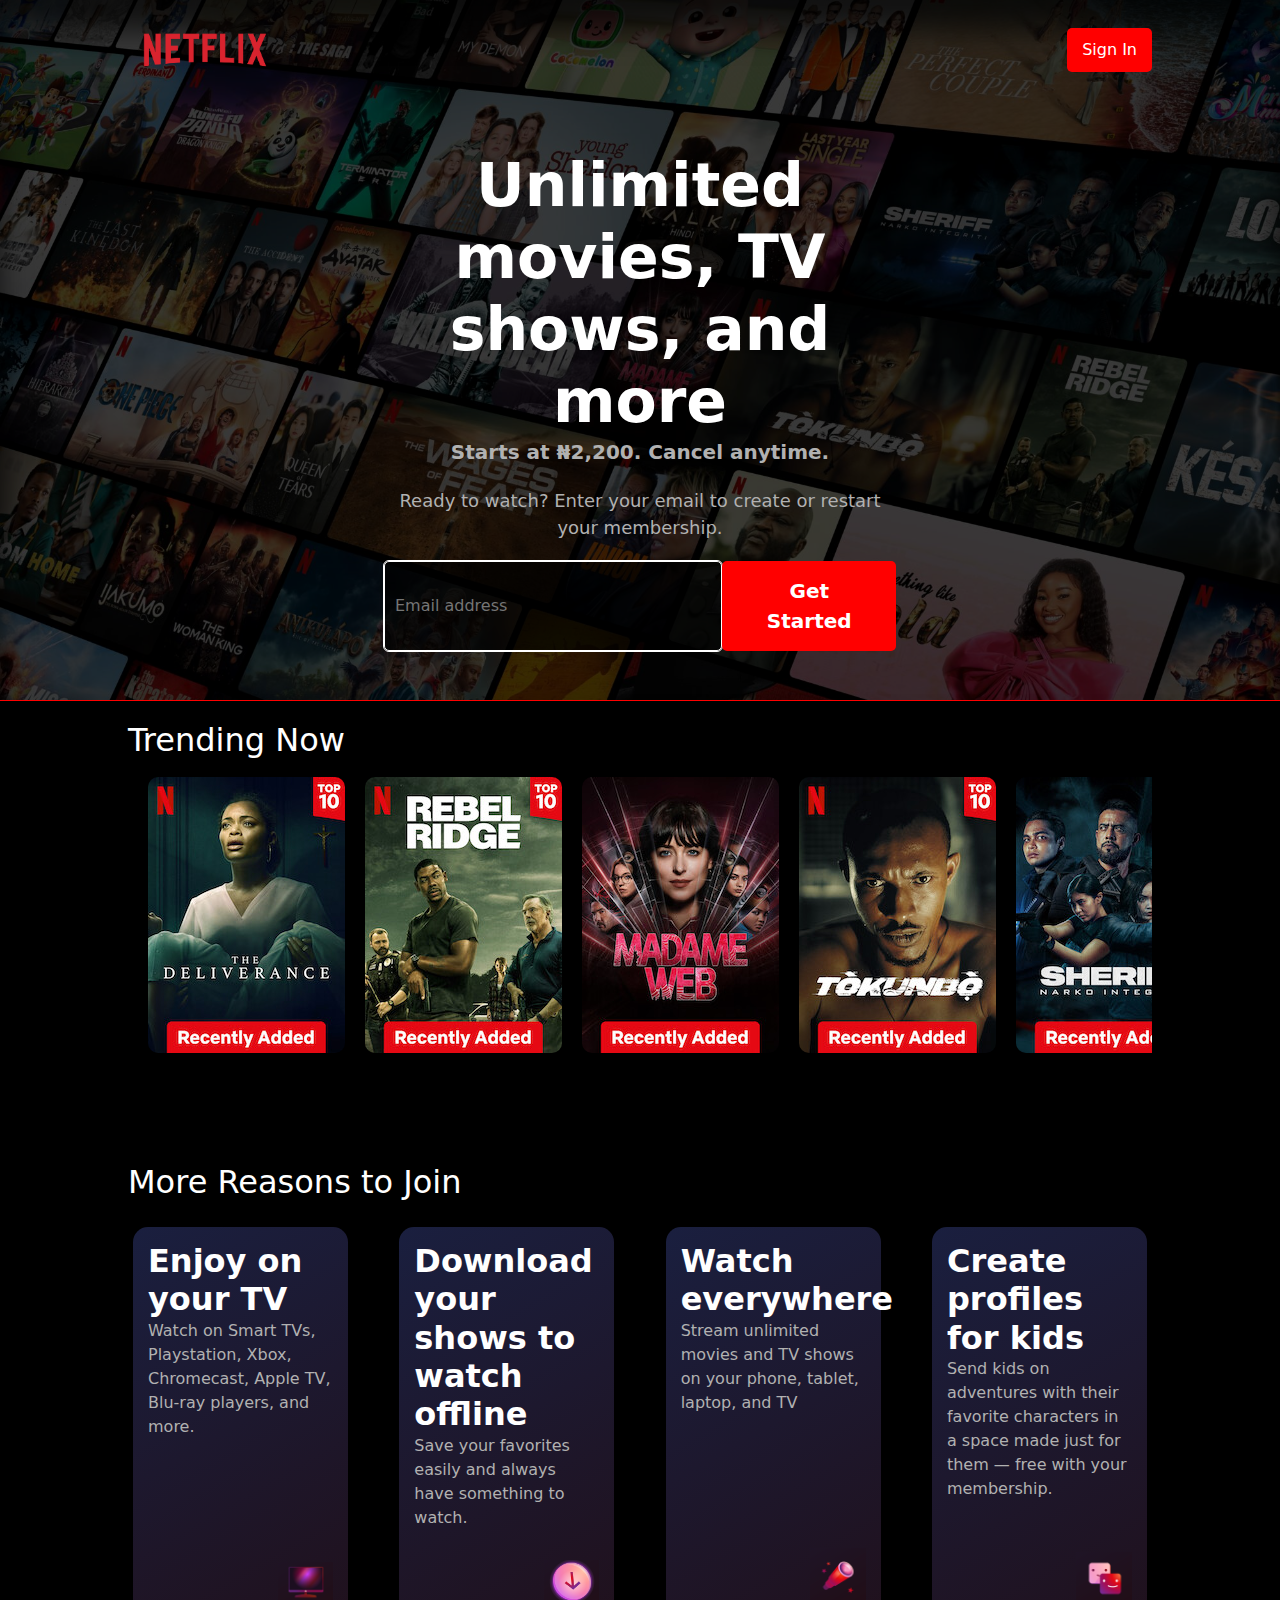
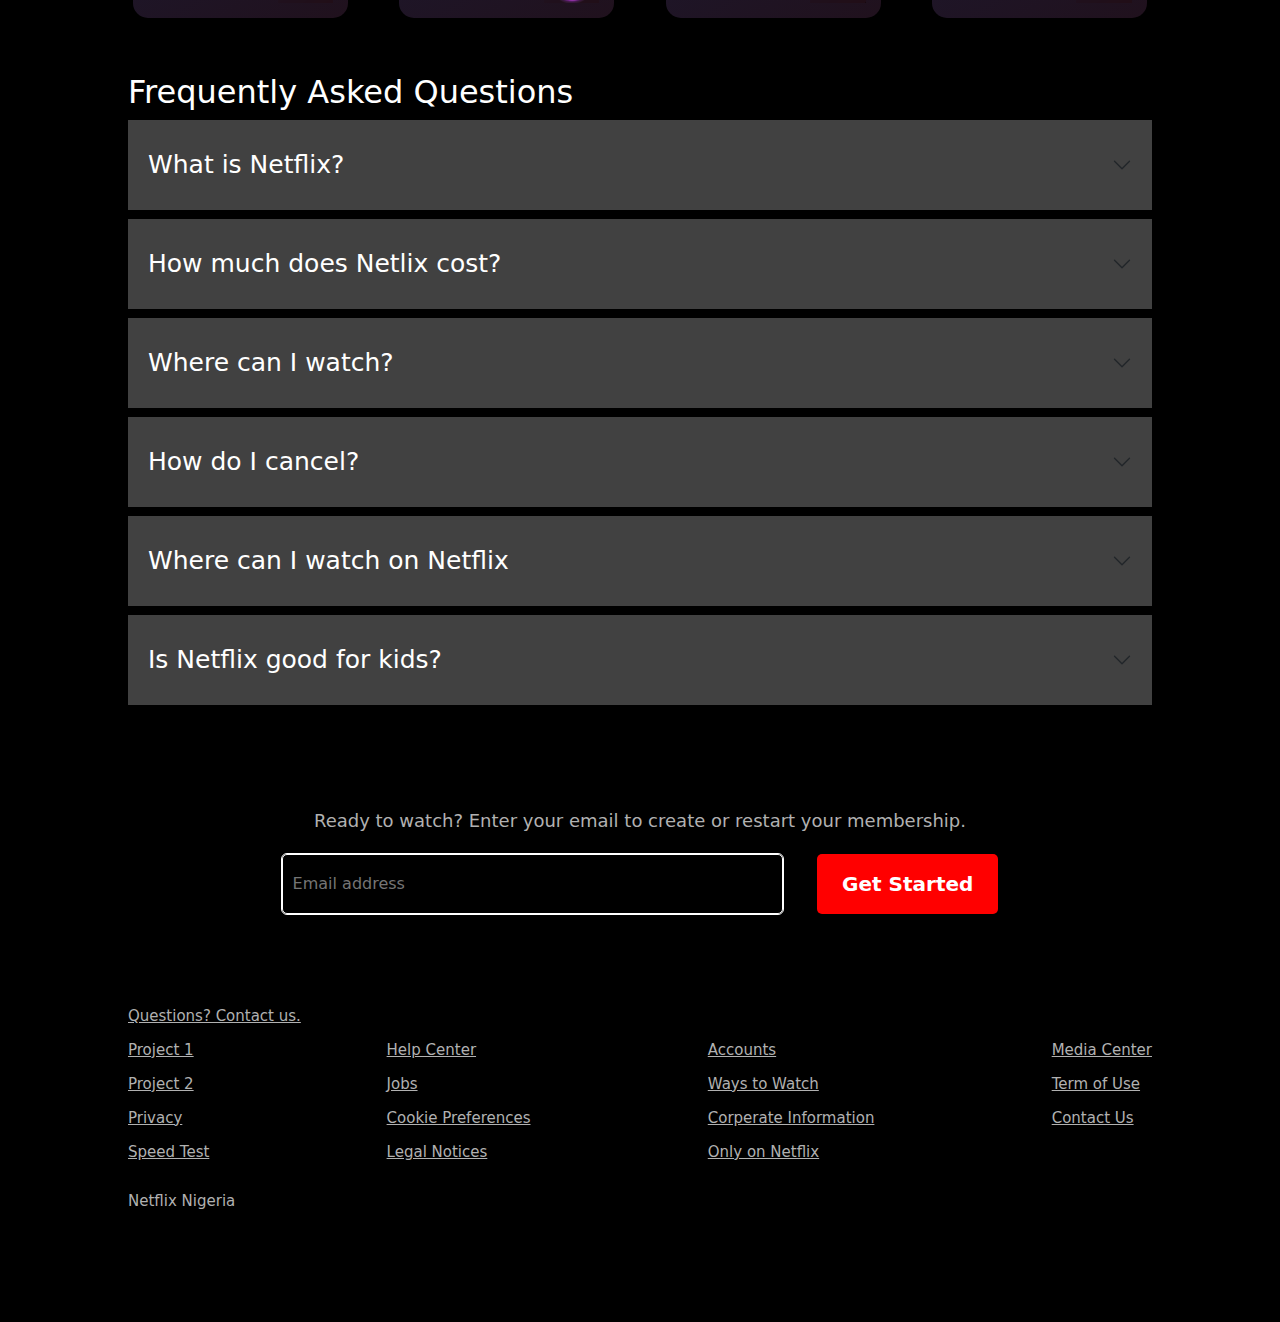
<file: index.html>
<!DOCTYPE html>
<html lang="en">
    <head>
        <meta charset="UTF-8">
        <meta name="viewport" content="width=device-width, initial-scale=1.0">
        <title>Netflix Nigeria - Watch TV Shows Online, Watch Movies Online</title>
        <link rel="icon" href="assets/nficon2016.png">
        <link rel="icon" href="assets/nficon2016.png/">

        <link rel="stylesheet" href="	https://cdn.jsdelivr.net/npm/bootstrap@5.3.3/dist/css/bootstrap.min.css">

        <link rel="stylesheet" href="index.css">

        <style>
            .FAQ{
                margin-top: 50px;
            }
            .FAQ .accordion .accordion-item{
                margin: 7px 0px;
                font-size: 25px;
                background: #414141;
                font-weight: 600;
                color:  white;
                border-bottom: 1px solid black;
                outline: none;
            }
            .FAQ .accordion .accordion-item button{
                font-size: 25px;
                background: #414141;
                font-weight: 500;
                color:  white;
                padding-top: 30px;
                padding-bottom: 30px;
                border-bottom: 1px solid black;
                outline: none;
            }
            
            @media screen and (max-width: 768px) {
                .FAQ .accordion .accordion-item{
                    font-size: 16px;
                }
                .FAQ .accordion .accordion-item button{
                    font-size: 16px;
                }
            }
            
        </style>
    </head>
    <body>
        <div class="bg-large">
            <div class="overlay">
                <div class="head-sec">
                    <div class="head">
                        <div class="forImg">
                            <img src="assets/Netflix_Logo_PMS.png" alt="Netflix-Logo">
                        </div>
                        <a href="#">Sign In</a>
                    </div>
                </div>
                <div class="get-started-sec">
                    <div class="get-content">
                        <h1>
                            Unlimited movies, TV shows, and more
                        </h1>
                        <p>
                            Starts at ₦2,200. Cancel anytime.
                        </p>
                        <p>
                            Ready to watch? Enter your email to create or restart your membership.
                        </p>
                        <div class="forinputs">
                            <input type="email" placeholder="Email address">
                            <button>Get Started </button>
                        </div>
                    </div>
                </div>
            </div>
        </div>
        
        <div class="wholesec">
            <div class="whole">
                <div class="trends">              
                    <h2>Trending Now</h2>
                    <div class="carousel">
                        <img src="assets/crycry.jpg" alt="">
                        <img src="assets/rebel-rigde.jpg" alt="">
                        <img src="assets/madame-web.jpg" alt="">
                        <img src="assets/tokunbo.jpg" alt="">
                        <img src="assets/sheriff.jpg" alt="">
                        <img src="assets/gold.jpg" alt="">
                        <img src="assets/union.jpg" alt="">
                        <img src="assets/gemini.jpg" alt="">
                        <img src="assets/kalki.jpg" alt="">
                    </div>
                </div>

                <div class="reasons">
                    <h2>More Reasons to Join</h2>
                    <div class="info-sec">
                        <div class="info">
                            <h2>Enjoy on your TV</h2>
                            <p>
                                Watch on Smart TVs, Playstation,
                                 Xbox, Chromecast, Apple TV, Blu-ray players, and more.
                            </p>
                            <div class="litleimg">  
                                <img src="assets/tv.PNG" alt="">
                            </div>
                        </div>
                        <div class="info">
                            <h2>Download your shows to watch offline</h2>
                            <p>
                                Save your favorites easily and 
                                always have something to watch.
                            </p>
                            <div class="litleimg">  
                                <img src="assets/download.PNG" alt="">
                            </div>
                        </div>
                        <div class="info">
                            <h2>Watch everywhere</h2>
                            <p>
                                Stream unlimited movies and TV 
                                shows on your phone, tablet, laptop, and TV
                            </p>
                            <div class="litleimg">  
                                <img src="assets/watch.PNG"">
                            </div>
                        </div>
                        <div class="info">
                            <h2>Create profiles for kids</h2>
                            <p>
                                Send kids on adventures with their favorite 
                                characters in a space made just for them — free with your membership.
                            </p>
                            <div class="litleimg">  
                                <img src="assets/emoji.PNG" alt="">
                            </div>
                        </div>
                    </div>
                </div>

                <div class="FAQ">
                    <h2>
                        Frequently Asked Questions
                    </h2>
                    <div class="accordion accordion-flush" id="accordionFlushExample">
                        <div class="accordion-item">
                          <h2 class="accordion-header">
                            <button class="accordion-button collapsed" type="button" data-bs-toggle="collapse" data-bs-target="#flush-collapseOne" >
                              What is Netflix?
                            </button>
                          </h2>
                          <div id="flush-collapseOne" class="accordion-collapse collapse" data-bs-parent="#accordionFlushExample">
                            <div class="accordion-body">
                                Netflix is a streaming service that offers a wide variety of award-winning TV shows, movies,
                                 anime, documentaries, and more on thousands of internet-connected devices.
                                You can watch as much as you want, whenever you want without a single commercial -
                                 all for one low monthly price. There's always something new to discover and new
                                  TV shows and movies are added every week!                        </div>
                          </div>
                        </div>
                        <div class="accordion-item">
                          <h2 class="accordion-header">
                            <button class="accordion-button collapsed" type="button" data-bs-toggle="collapse" data-bs-target="#flush-collapseTwo" >
                                How much does Netlix cost?
                            </button>
                          </h2>
                          <div id="flush-collapseTwo" class="accordion-collapse collapse" data-bs-parent="#accordionFlushExample">
                            <div class="accordion-body">
                                Watch Netflix on your smartphone, tablet, Smart TV, laptop, or streaming device, 
                                all for one fixed monthly fee. Plans range from ₦2,200 to ₦7,000 a month. No 
                                extra costs, no contracts.
                            </div>
                          </div>
                        </div>
                        <div class="accordion-item">
                          <h2 class="accordion-header">
                            <button class="accordion-button collapsed" type="button" data-bs-toggle="collapse" data-bs-target="#flush-collapseThree">
                              Where can I watch?
                            </button>
                          </h2>
                          <div id="flush-collapseThree" class="accordion-collapse collapse" data-bs-parent="#accordionFlushExample">
                            <div class="accordion-body">
                                Watch anywhere, anytime. Sign in with your Netflix account to watch instantly 
                                on the web at netflix.com from your personal computer or on any internet-connected
                                 device that offers the Netflix app, including smart TVs, smartphones, tablets, 
                                 streaming media players and game consoles. <br>
                                You can also download your favorite shows with the iOS or Android app.
                                 Use downloads to watch while you're on the go and without an internet 
                                 connection. Take Netflix with you anywhere.    
                            </div>
                          </div>
                        </div>
                        <div class="accordion-item">
                          <h2 class="accordion-header">
                            <button class="accordion-button collapsed" type="button" data-bs-toggle="collapse" data-bs-target="#flush-collapseFour">
                              How do I cancel?
                            </button>
                          </h2>
                          <div id="flush-collapseFour" class="accordion-collapse collapse" data-bs-parent="#accordionFlushExample">
                            <div class="accordion-body">
                                Netflix is flexible. There are no pesky contracts and no commitments. 
                                You can easily cancel your account online in two clicks. There are no 
                                cancellation fees - start or stop your account anytime.
                            </div>
                          </div>
                        </div>
                        <div class="accordion-item">
                          <h2 class="accordion-header">
                            <button class="accordion-button collapsed" type="button" data-bs-toggle="collapse" data-bs-target="#flush-collapseFive">
                              Where can I watch on Netflix
                            </button>
                          </h2>
                          <div id="flush-collapseFive" class="accordion-collapse collapse" data-bs-parent="#accordionFlushExample">
                            <div class="accordion-body">
                                Netflix has an extensive library of feature films, documentaries, 
                                TV shows, anime, award-winning Netflix originals, and more. Watch 
                                as much as you want, anytime you want.
                            </div>
                          </div>
                        </div>
                        <div class="accordion-item">
                          <h2 class="accordion-header">
                            <button class="accordion-button collapsed" type="button" data-bs-toggle="collapse" data-bs-target="#flush-collapseSix">
                              Is Netflix good for kids?
                            </button>
                          </h2>
                          <div id="flush-collapseSix" class="accordion-collapse collapse" data-bs-parent="#accordionFlushExample">
                            <div class="accordion-body">
                                The Netflix Kids experience is included in your membership to give 
                                parents control while kids enjoy family-friendly TV shows and movies in their own space.<br><br>
                                Kids profiles come with PIN-protected parental controls that let you 
                                restrict the maturity rating of content kids can watch and block specific titles you don't want kids to see.    
                            </div>
                          </div>
                        </div>
                    </div>
                </div>

                <div class="regis">
                    <div class="get-started-sec">
                        <div class="get-content">
                            <p>
                                Ready to watch? Enter your email to create or restart your membership.
                            </p>
                            <div class="forinputs">
                                <input type="email" placeholder="Email address">
                                <button>Get Started </button>
                            </div>
                        </div>
                    </div>
                </div>


                <div class="forfooter">
                    <a href="#">Questions? Contact us.</a>
                    <div>
                        <ul>
                            <li><a href="#">Project 1</a></li>
                            <li><a href="adobe.html">Project 2</a></li>
                            <li><a href="#">Privacy</a></li>
                            <li><a href="#">Speed Test</a></li>
                        </ul>
                        <ul>
                            <li><a href="#">Help Center</a></li>
                            <li><a href="#">Jobs</a></li>
                            <li><a href="#">Cookie Preferences</a></li>
                            <li><a href="#">Legal Notices</a></li>
                        </ul>
                        <ul>
                            <li><a href="#">Accounts</a></li>
                            <li><a href="#">Ways to Watch </a></li>
                            <li><a href="#">Corperate Information </a></li>
                            <li><a href="#">Only on Netflix </a></li>
                        </ul>
                        <ul>
                            <li><a href="#">Media Center </a></li>
                            <li><a href="#">Term of Use</a></li>
                            <li><a href="#">Contact Us </a></li>
                        </ul>
                    </div>

                    <p>Netflix Nigeria</p>
                </div>
                
            </div>
        </div>


        <script src="https://cdn.jsdelivr.net/npm/bootstrap@5.3.3/dist/js/bootstrap.bundle.min.js"></script>
    </body>
</html>
</file>
<file: index.css>
body{
    margin: 0px auto;
    font-family: system-ui, -apple-system, BlinkMacSystemFont, 'Segoe UI', Roboto, Oxygen, Ubuntu, Cantarell, 'Open Sans', 'Helvetica Neue', sans-serif;
}
.bg-large{
    height: 700px;
    background-image: url(assets/bg-layer.jpg);
    background-size: cover;
    background-position: center;
    background-repeat: no-repeat;
    margin: 0px;
}
.overlay{
    background: rgba(0, 0, 0, 0.7);
    height: inherit;
    display: flex;
    flex-direction: column;
    box-shadow: inset -1px 30px 30px rgba(0, 0, 0, 0.7);
}
.bg-large .head-sec{
    height: 100px;
    display: flex;
    align-items: center;
}
.bg-large .head{
    margin: 0px 10%;
    display: flex;
    flex-direction: row;
    justify-content: space-between;
    align-items: center
}
.bg-large .forImg{
    width: 15%;
}

.bg-large .head img{
    width: 100%;
    box-sizing: border-box;
}
.bg-large a {
    background: red;
    padding: 10px 15px;
    border-radius: 5px;
    text-decoration: none;
    color: white;
}
.bg-large .head a:active{
    background: rgb(200, 0, 0);
}
.bg-large .get-started-sec{
    width: 40%;
    margin: auto;
    color: white;
    text-align: center;
}
.bg-large .get-started-sec h1 {
    font-size: 60px;
    font-weight: 900;
    margin:0px;
}
.bg-large .get-started-sec p:nth-child(2){
    font-size: 20px;
    font-weight: 600    ;
}
.get-started-sec p{
    font-size: 18px;
    margin-bottom: 20px;
}
.get-started-sec .forinputs{
    /* background-color: blue; */
    display: flex;
    justify-content: space-between;

}
.get-started-sec input{
    border: 1px solid white;
    outline: 1px solid white;
    background-color: rgba(0, 0, 0, 0.7);
    padding: 5px 10px;
    width: 70%;
    border-radius: 5px;
    color: white;
}
.get-started-sec button{
    padding: 15px 25px;
    font-size: 20px;
    border-radius: 5px;
    border: none;
    font-weight: 600;
    background: red;
    color: white;
}

.wholesec{
    background-color: black;
    color: white;
    margin: 0px;
    padding: 20px 0px;
    border-top: 1px solid red;
}
.whole{
    margin: 0px 10%;
}

.whole .trends {
    margin-bottom: 100px;
}
.whole .trends h2{
    font-weight: 500;
}
.whole .carousel{
    width: 100%;
    display: flex;
    padding: 10px;
    overflow-x: hidden;
}
.whole .carousel img{
    width: 20%;
    margin: 0px 10px;
    border-radius: 10px;
}
.wholesec .reasons h2 {
    margin: 0px;
}
.wholesec .info-sec{
    display: flex;
    flex-direction: row;
    flex-wrap: wrap;
    justify-content: space-between;
    margin-top: 20px;
}
.wholesec .reasons .info{
    width: 21%;
    background: linear-gradient(150deg, #1A1F3F, #20111D);
    padding: 15px;
    margin: 5px;
    border-radius: 15px;
    display: flex;
    flex-direction: column;
}


.wholesec .info h2{
    font-weight: 600;
} 
.wholesec .info p{
    font-size: 16px;
    margin-bottom: 30px;
} 
.wholesec .litleimg{
    width: 30%;
    height: fit-content;
    text-align: right;
    margin-top: auto;
    margin-left: auto
}
.wholesec .litleimg img{
    width: 100%;
}
.regis{
    width: 70%;
    text-align: center;
    margin: 100px auto 0px auto;
}
.forfooter{
    margin: 90px 0px;
}
.forfooter a,p{
    color: rgb(177, 177, 177);
    font-size: 15px;
}
.forfooter>div{
    display: flex;
    justify-content: space-between;
}
.forfooter ul{
    padding: 0px ;
    list-style-type: none;
}
.forfooter li{
    margin: 10px 0px ;   
}

@media screen and (max-width: 768px) {
    .bg-large .head{
        margin: 0px 5%;
    }
    .bg-large .forImg{
        width: 30%;
    }
    .bg-large .get-started-sec{
        width: fit-content;
        margin: auto 5%;
    }
    .bg-large .get-started-sec h1 {
        font-size: 30px;
    }
    .get-started-sec input{
        width: 60%;
    }
    .get-started-sec button{
        padding: 20px;
    }
    .whole{
        margin: 0px 5%;
    }
    .whole .carousel img{
        width: 40%;
    }
    .wholesec .info-sec{
        display: flex;
        flex-direction: column;
    }
    .wholesec .reasons .info{
        width: fit-content
    }
    .regis{
        width: 100%;
    }
    .regis .get-started-sec button{
        padding: 20px;
    }
    .forfooter>div{
        display: flex;
        flex-direction: column;
        justify-content: space-between;
    }
}
</file>
